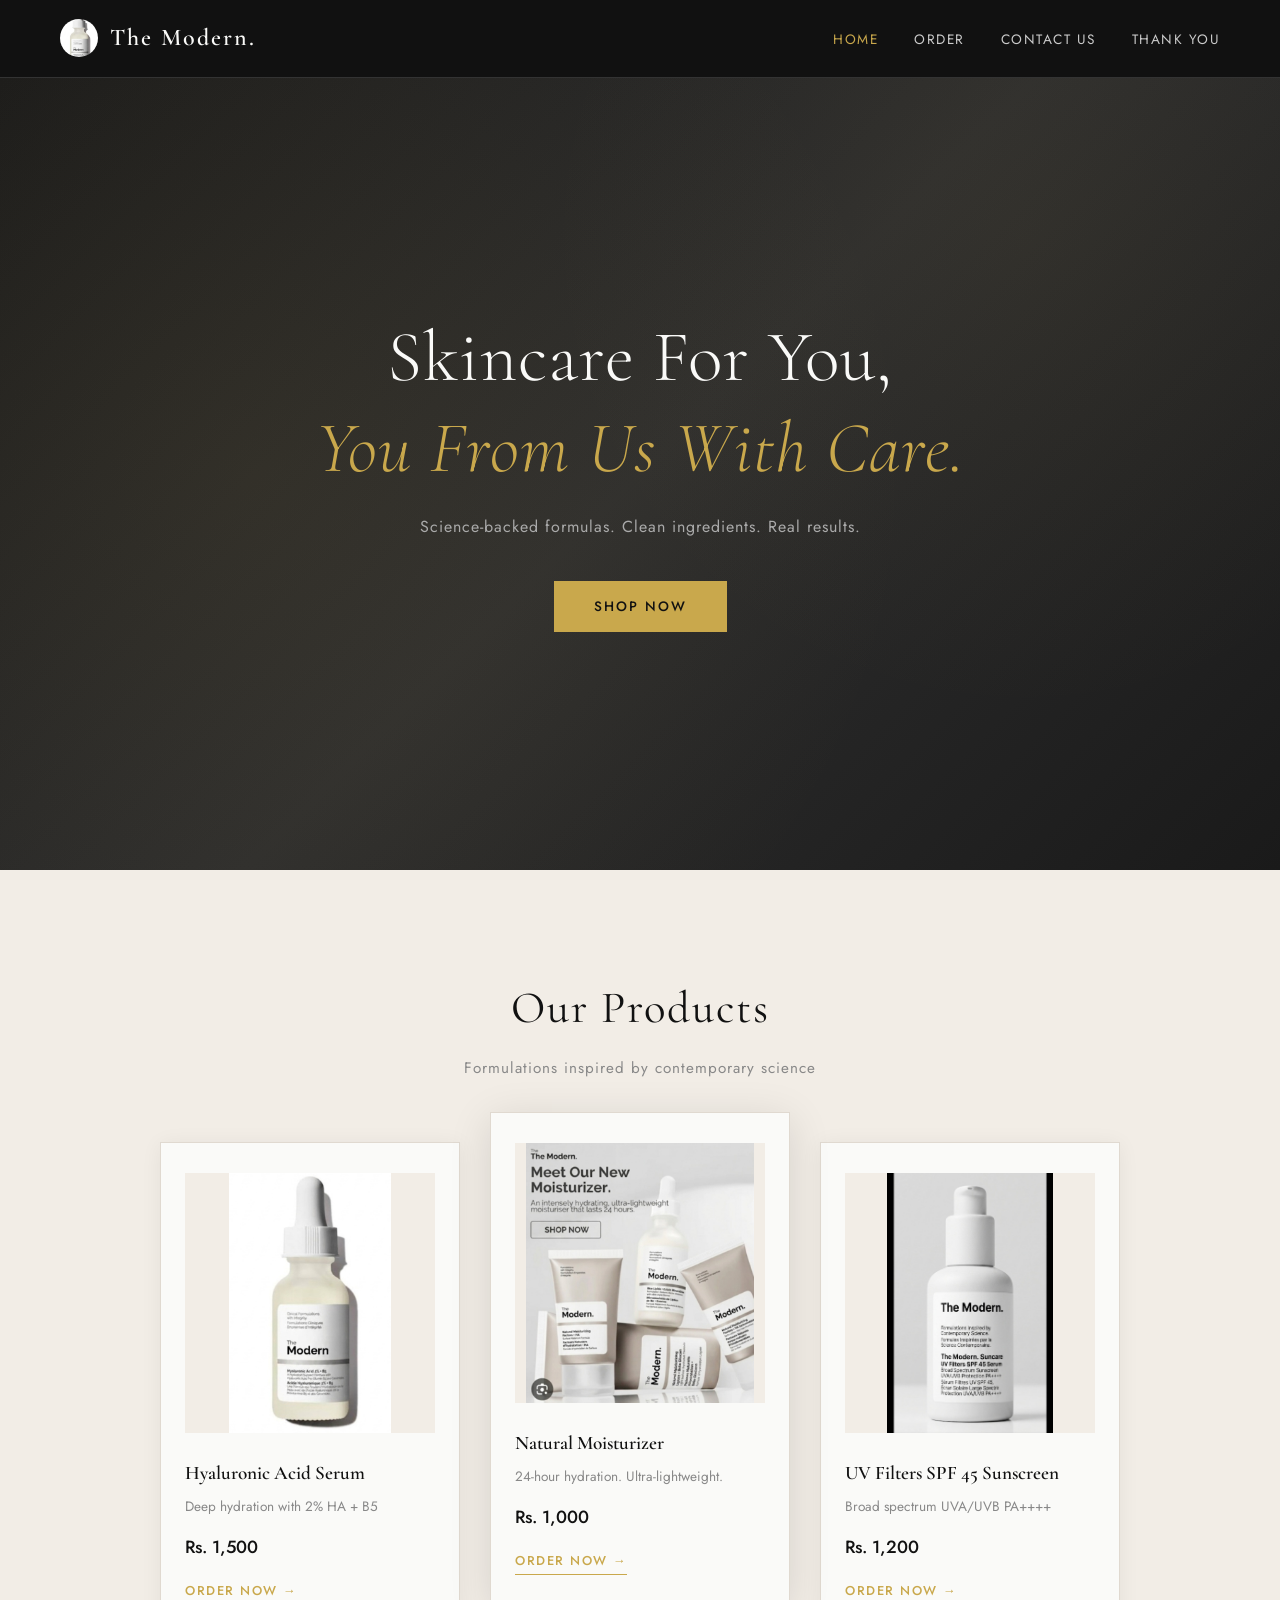
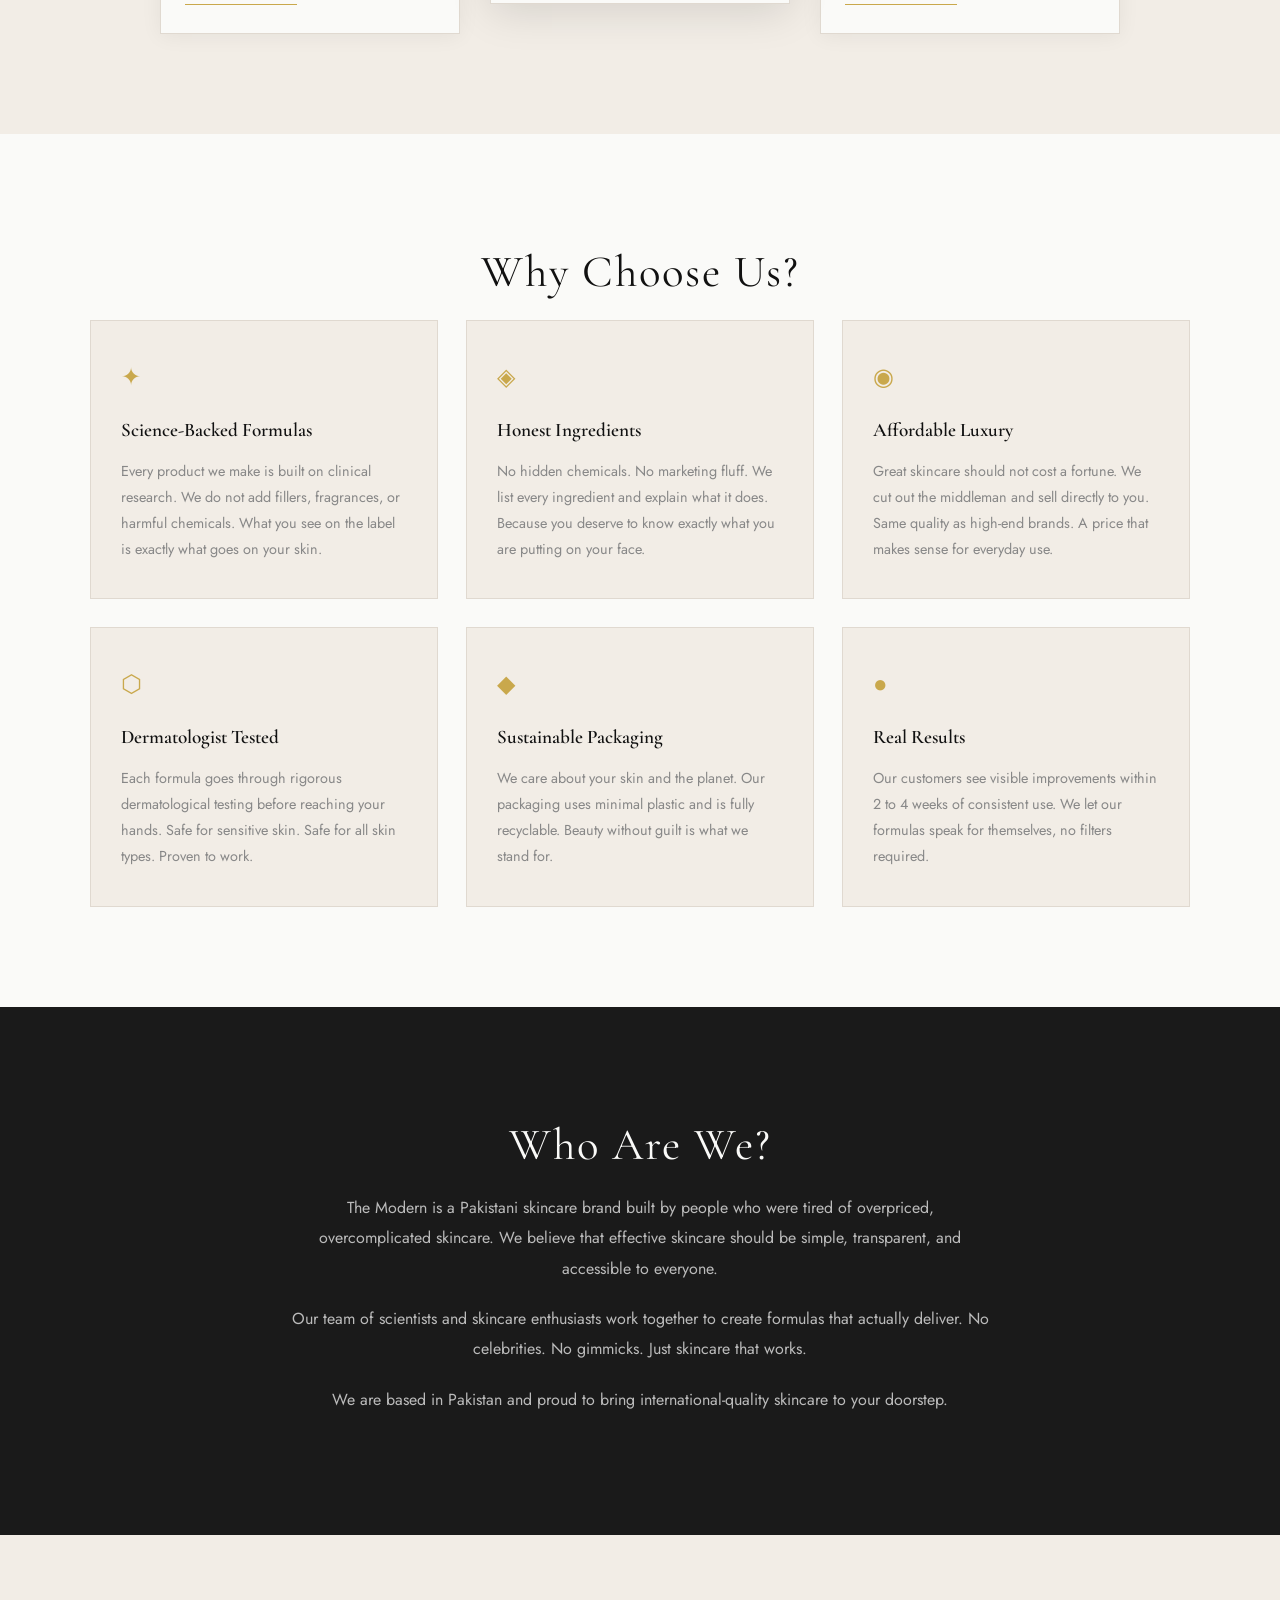
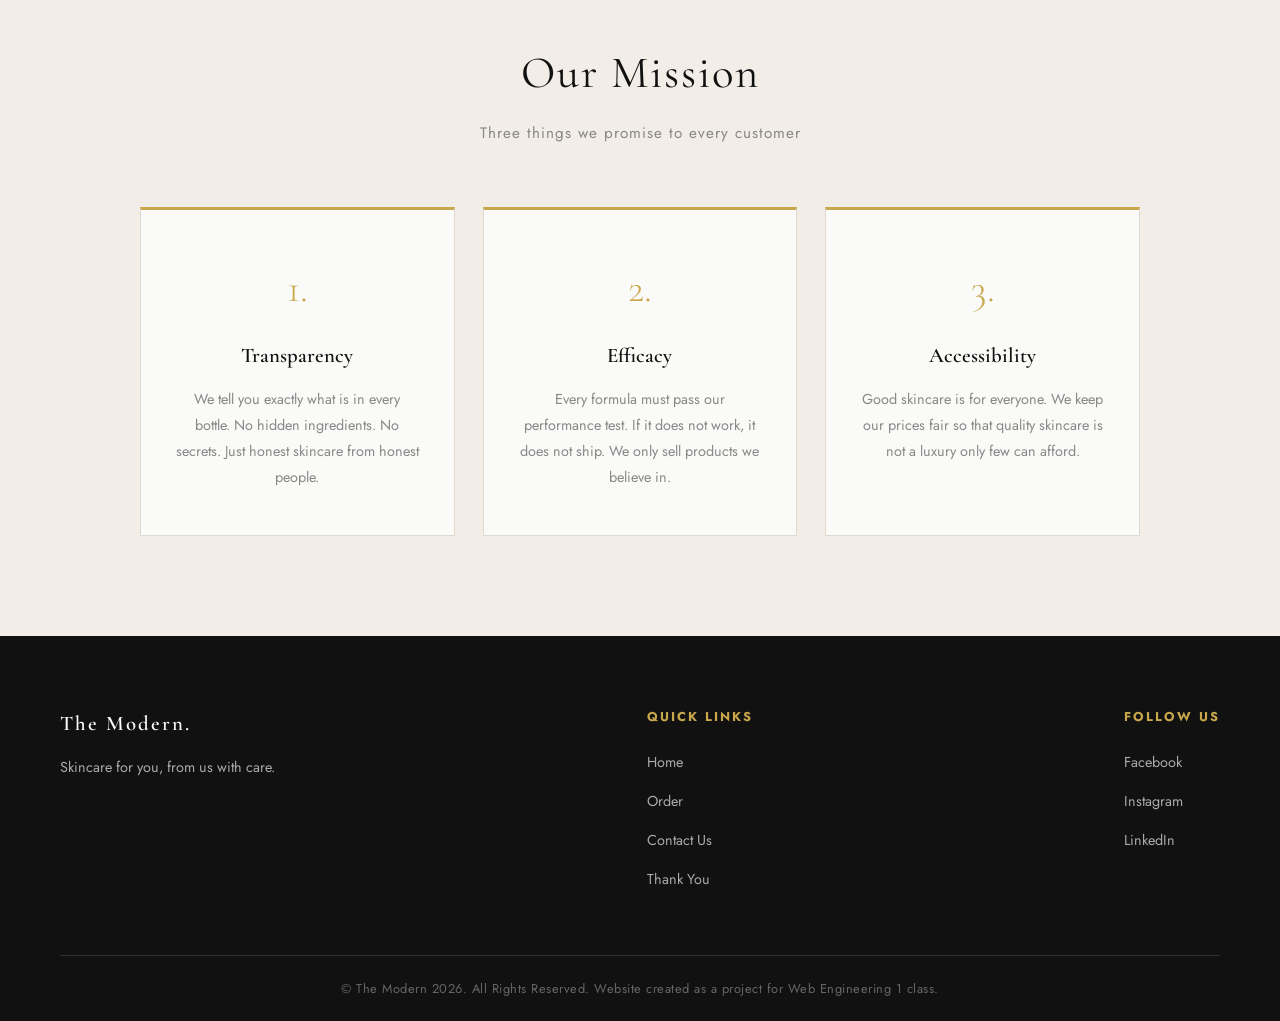
<file: index.html>
<!DOCTYPE html>
<html lang="en">
<head>
  <!-- This tells the browser what kind of document this is -->
  <meta charset="UTF-8">
  <!-- This makes the website look correct on mobile phones -->
  <meta name="viewport" content="width=device-width, initial-scale=1.0">
  <title>The Modern. | Skincare</title>
  <!-- Linking our CSS file (style.css) to this HTML page -->
  <link rel="stylesheet" href="style.css">
</head>
<body>

  <!-- ========== NAVIGATION BAR ========== -->
  <!-- nav = navigation bar at the top of every page -->
  <!-- class="sticky" means it stays fixed when you scroll -->
  <nav class="navbar">

    <!-- LEFT SIDE: Logo + Brand Name -->
    <div class="nav-logo">
      <!-- Logo image - no bottle, clean white background -->
      <img src="images/serum.jpg" alt="The Modern Logo" class="logo-img">
      <span class="brand-name">The Modern.</span>
    </div>

    <!-- RIGHT SIDE: Navigation Links -->
    <ul class="nav-links">
      <li><a href="index.html" class="active">Home</a></li>
      <li><a href="order.html">Order</a></li>
      <li><a href="contact.html">Contact Us</a></li>
      <li><a href="thankyou.html">Thank You</a></li>
    </ul>

  </nav>
  <!-- ========== END NAVIGATION BAR ========== -->


  <!-- ========== HEADER / HERO SECTION ========== -->
  <!-- This is the big banner section at the top -->
  <header class="hero">
    <div class="hero-content">
      <!-- Main heading - the slogan -->
      <h1 class="hero-title">Skincare For You,</h1>
      <h1 class="hero-title accent">You From Us With Care.</h1>
      <!-- Small description under the slogan -->
      <p class="hero-sub">Science-backed formulas. Clean ingredients. Real results.</p>
      <!-- Button that takes user to order page -->
      <a href="order.html" class="btn-primary">Shop Now</a>
    </div>
  </header>
  <!-- ========== END HEADER ========== -->


  <!-- ========== PRODUCTS SECTION ========== -->
  <!-- This section shows our 3 products in cards -->
  <section class="products-section">
    <h2 class="section-title">Our Products</h2>
    <p class="section-sub">Formulations inspired by contemporary science</p>

    <!-- Container that holds all 3 product cards side by side -->
    <div class="products-grid">

      <!-- PRODUCT CARD 1: Serum (LEFT) - positioned slightly lower -->
      <!-- Clicking anywhere on this card goes to order.html -->
      <a href="order.html" class="product-card card-left">
        <div class="product-img-box">
          <img src="images/serum.jpg" alt="Hyaluronic Acid Serum" class="product-img">
        </div>
        <div class="product-info">
          <h3 class="product-name">Hyaluronic Acid Serum</h3>
          <p class="product-desc">Deep hydration with 2% HA + B5</p>
          <!-- Price of the product -->
          <span class="product-price">Rs. 1,500</span>
          <span class="order-btn">Order Now →</span>
        </div>
      </a>

      <!-- PRODUCT CARD 2: Moisturizer (MIDDLE) - slightly on top -->
      <a href="order.html" class="product-card card-mid">
        <div class="product-img-box">
          <img src="images/moisturizer.jpg" alt="Natural Moisturizer" class="product-img">
        </div>
        <div class="product-info">
          <h3 class="product-name">Natural Moisturizer</h3>
          <p class="product-desc">24-hour hydration. Ultra-lightweight.</p>
          <span class="product-price">Rs. 1,000</span>
          <span class="order-btn">Order Now →</span>
        </div>
      </a>

      <!-- PRODUCT CARD 3: Sunscreen (RIGHT) -->
      <a href="order.html" class="product-card card-right">
        <div class="product-img-box">
          <img src="images/sunscreen.jpg" alt="SPF 45 Sunscreen" class="product-img">
        </div>
        <div class="product-info">
          <h3 class="product-name">UV Filters SPF 45 Sunscreen</h3>
          <p class="product-desc">Broad spectrum UVA/UVB PA++++</p>
          <span class="product-price">Rs. 1,200</span>
          <span class="order-btn">Order Now →</span>
        </div>
      </a>

    </div>
  </section>
  <!-- ========== END PRODUCTS SECTION ========== -->


  <!-- ========== WHY CHOOSE US SECTION ========== -->
  <section class="why-section">
    <h2 class="section-title">Why Choose Us?</h2>

    <!-- Grid of 3 reasons side by side in boxes -->
    <div class="why-grid">

      <div class="why-card">
        <!-- Simple icon using text/symbol - no image needed -->
        <div class="why-icon">✦</div>
        <h3>Science-Backed Formulas</h3>
        <p>Every product we make is built on clinical research. We do not add fillers, fragrances, or harmful chemicals. What you see on the label is exactly what goes on your skin.</p>
      </div>

      <div class="why-card">
        <div class="why-icon">◈</div>
        <h3>Honest Ingredients</h3>
        <p>No hidden chemicals. No marketing fluff. We list every ingredient and explain what it does. Because you deserve to know exactly what you are putting on your face.</p>
      </div>

      <div class="why-card">
        <div class="why-icon">◉</div>
        <h3>Affordable Luxury</h3>
        <p>Great skincare should not cost a fortune. We cut out the middleman and sell directly to you. Same quality as high-end brands. A price that makes sense for everyday use.</p>
      </div>

      <div class="why-card">
        <div class="why-icon">⬡</div>
        <h3>Dermatologist Tested</h3>
        <p>Each formula goes through rigorous dermatological testing before reaching your hands. Safe for sensitive skin. Safe for all skin types. Proven to work.</p>
      </div>

      <div class="why-card">
        <div class="why-icon">◆</div>
        <h3>Sustainable Packaging</h3>
        <p>We care about your skin and the planet. Our packaging uses minimal plastic and is fully recyclable. Beauty without guilt is what we stand for.</p>
      </div>

      <div class="why-card">
        <div class="why-icon">●</div>
        <h3>Real Results</h3>
        <p>Our customers see visible improvements within 2 to 4 weeks of consistent use. We let our formulas speak for themselves, no filters required.</p>
      </div>

    </div>
  </section>
  <!-- ========== END WHY CHOOSE US ========== -->


  <!-- ========== WHO WE ARE SECTION ========== -->
  <section class="who-section">
    <div class="who-inner">
      <h2 class="section-title light">Who Are We?</h2>
      <p>The Modern is a Pakistani skincare brand built by people who were tired of overpriced, overcomplicated skincare. We believe that effective skincare should be simple, transparent, and accessible to everyone.</p>
      <p>Our team of scientists and skincare enthusiasts work together to create formulas that actually deliver. No celebrities. No gimmicks. Just skincare that works.</p>
      <p>We are based in Pakistan and proud to bring international-quality skincare to your doorstep.</p>
    </div>
  </section>
  <!-- ========== END WHO WE ARE ========== -->


  <!-- ========== OUR MISSION SECTION ========== -->
  <section class="mission-section">
    <h2 class="section-title">Our Mission</h2>
    <p class="section-sub">Three things we promise to every customer</p>

    <!-- 3 mission boxes in a row -->
    <div class="mission-grid">

      <div class="mission-card">
        <!-- Large number for visual style -->
        <div class="mission-num">1.</div>
        <h3>Transparency</h3>
        <p>We tell you exactly what is in every bottle. No hidden ingredients. No secrets. Just honest skincare from honest people.</p>
      </div>

      <div class="mission-card">
        <div class="mission-num">2.</div>
        <h3>Efficacy</h3>
        <p>Every formula must pass our performance test. If it does not work, it does not ship. We only sell products we believe in.</p>
      </div>

      <div class="mission-card">
        <div class="mission-num">3.</div>
        <h3>Accessibility</h3>
        <p>Good skincare is for everyone. We keep our prices fair so that quality skincare is not a luxury only few can afford.</p>
      </div>

    </div>
  </section>
  <!-- ========== END MISSION SECTION ========== -->


  <!-- ========== FOOTER ========== -->
  <!-- footer = bottom section of every page -->
  <footer class="footer">
    <div class="footer-inner">

      <!-- Footer brand name -->
      <div class="footer-brand">
        <span class="brand-name">The Modern.</span>
        <p>Skincare for you, from us with care.</p>
      </div>

      <!-- Footer navigation links (quick links) -->
      <div class="footer-links">
        <h4>Quick Links</h4>
        <ul>
          <li><a href="index.html">Home</a></li>
          <li><a href="order.html">Order</a></li>
          <li><a href="contact.html">Contact Us</a></li>
          <li><a href="thankyou.html">Thank You</a></li>
        </ul>
      </div>

      <!-- Social media links - they go back to home page (as requested) -->
      <div class="footer-social">
        <h4>Follow Us</h4>
        <ul>
          <!-- These links go back to index.html as per instruction -->
          <li><a href="index.html">Facebook</a></li>
          <li><a href="index.html">Instagram</a></li>
          <li><a href="index.html">LinkedIn</a></li>
        </ul>
      </div>

    </div>

    <!-- Copyright line at the very bottom -->
    <div class="footer-bottom">
      <p>© The Modern 2026. All Rights Reserved. Website created as a project for Web Engineering 1 class.</p>
    </div>

  </footer>
  <!-- ========== END FOOTER ========== -->

</body>
</html>
</file>
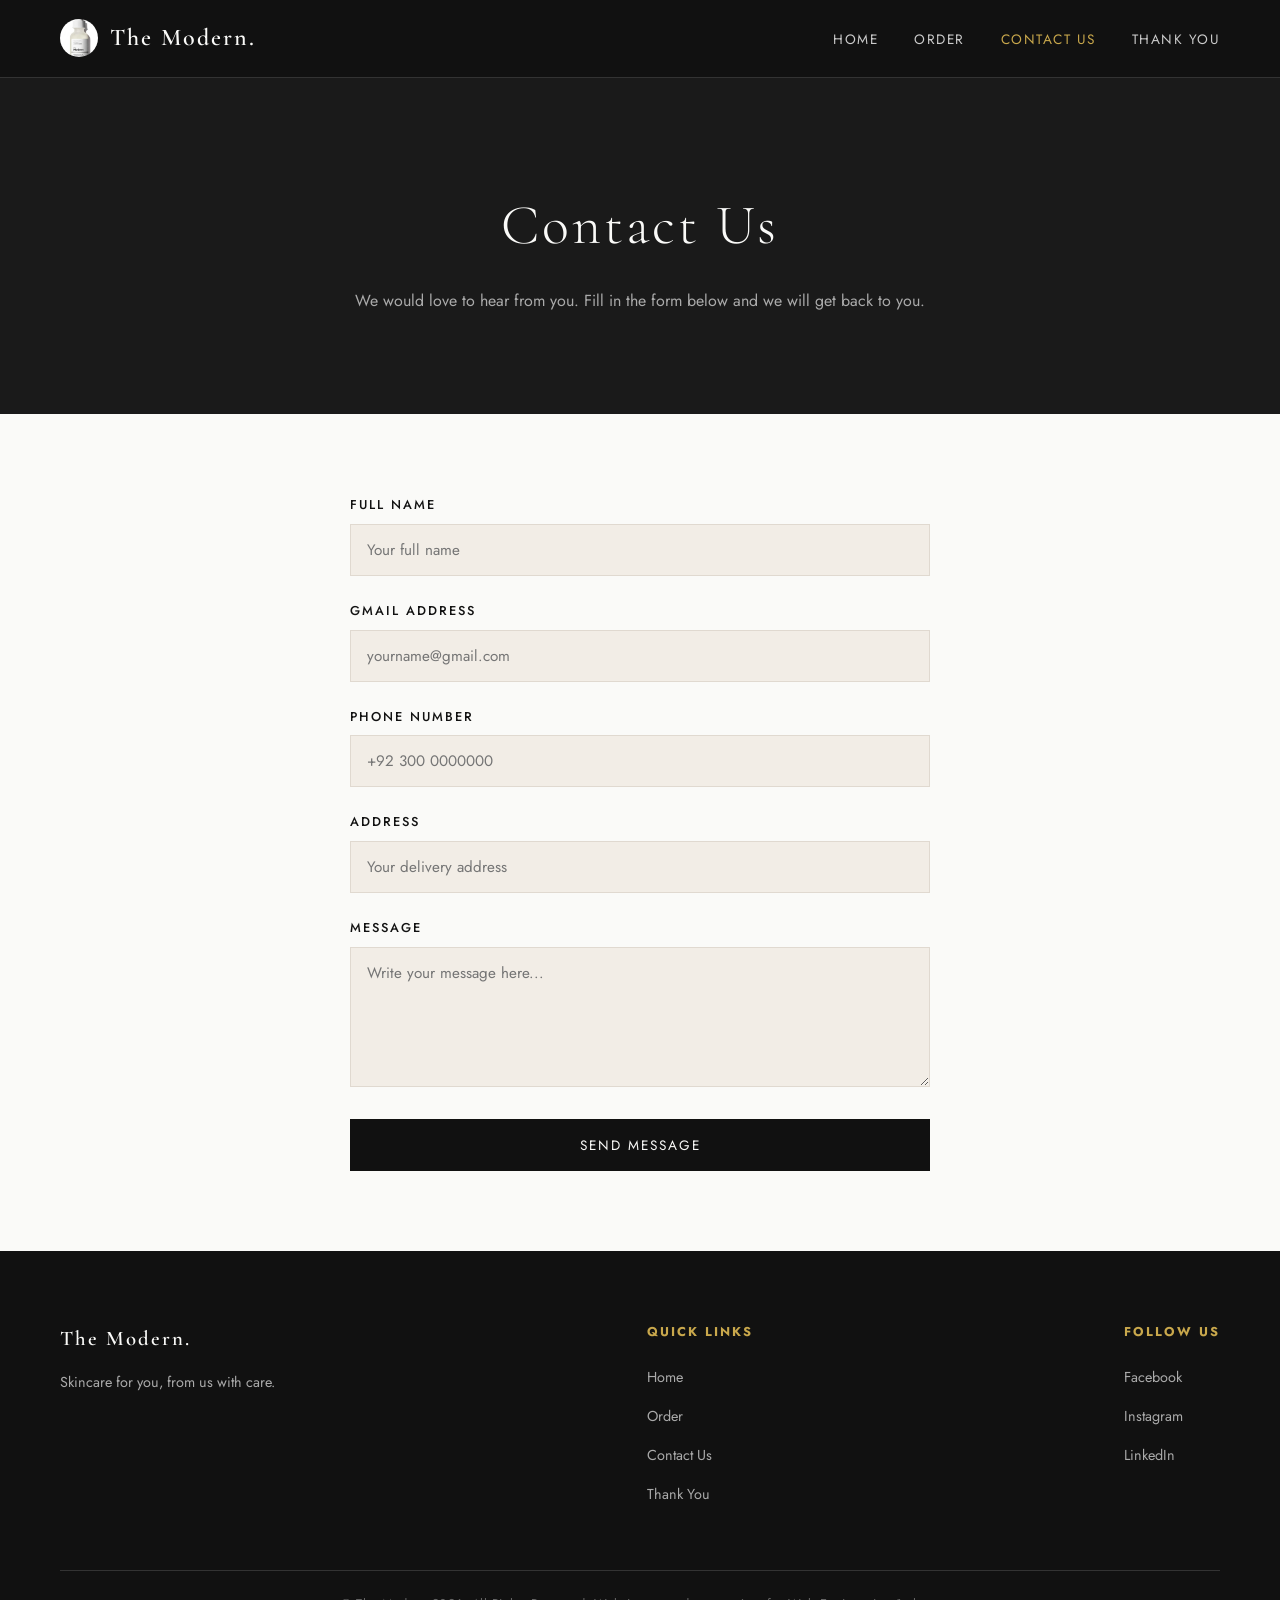
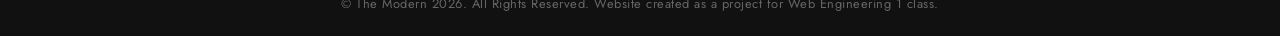
<file: contact.html>
<!DOCTYPE html>
<html lang="en">
<head>
  <meta charset="UTF-8">
  <meta name="viewport" content="width=device-width, initial-scale=1.0">
  <title>The Modern. | Contact Us</title>
  <!-- Same CSS file used on all pages -->
  <link rel="stylesheet" href="style.css">
</head>
<body>

  <!-- ========== NAVIGATION BAR (same on all pages) ========== -->
  <nav class="navbar">
    <div class="nav-logo">
      <img src="images/serum.jpg" alt="The Modern Logo" class="logo-img">
      <span class="brand-name">The Modern.</span>
    </div>
    <ul class="nav-links">
      <li><a href="index.html">Home</a></li>
      <li><a href="order.html">Order</a></li>
      <!-- active class highlights current page link -->
      <li><a href="contact.html" class="active">Contact Us</a></li>
      <li><a href="thankyou.html">Thank You</a></li>
    </ul>
  </nav>
  <!-- ========== END NAVIGATION ========== -->


  <!-- ========== CONTACT HERO ========== -->
  <!-- Dark banner at the top of contact page -->
  <div class="contact-hero">
    <h1>Contact Us</h1>
    <p>We would love to hear from you. Fill in the form below and we will get back to you.</p>
  </div>
  <!-- ========== END CONTACT HERO ========== -->


  <!-- ========== CONTACT FORM SECTION ========== -->
  <section class="contact-form-section">

    <!-- 
      FORM EXPLANATION FOR PRESENTATION:
      - action="mailto:" sends form data to an email address
      - method="post" means data is sent securely
      - enctype is required for email forms to work correctly
      This is the simplest way to collect form data without a server.
    -->
    <form
      class="contact-form"
      action="mailto:amnaaamir2005@gmail.com"
      method="post"
      enctype="text/plain"
    >

      <!-- Name field -->
      <div class="form-group">
        <!-- label 'for' must match input 'id' - this links them -->
        <label for="name">Full Name</label>
        <!-- required = user cannot submit without filling this -->
        <input type="text" id="name" name="name" placeholder="Your full name" required>
      </div>

      <!-- Gmail field -->
      <div class="form-group">
        <label for="email">Gmail Address</label>
        <!-- type="email" = browser checks it is a valid email format -->
        <input type="email" id="email" name="email" placeholder="yourname@gmail.com" required>
      </div>

      <!-- Phone number field -->
      <div class="form-group">
        <label for="phone">Phone Number</label>
        <!-- type="tel" = shows number keyboard on mobile phones -->
        <input type="tel" id="phone" name="phone" placeholder="+92 300 0000000" required>
      </div>

      <!-- Address field -->
      <div class="form-group">
        <label for="address">Address</label>
        <input type="text" id="address" name="address" placeholder="Your delivery address" required>
      </div>

      <!-- Message field -->
      <div class="form-group">
        <label for="message">Message</label>
        <!-- textarea = big text box for longer messages -->
        <textarea id="message" name="message" placeholder="Write your message here..."></textarea>
      </div>

      <!-- Submit button - clicking this sends the form -->
      <button type="submit" class="submit-btn">Send Message</button>

    </form>

  </section>
  <!-- ========== END CONTACT FORM ========== -->


  <!-- ========== FOOTER (same on all pages) ========== -->
  <footer class="footer">
    <div class="footer-inner">

      <div class="footer-brand">
        <span class="brand-name">The Modern.</span>
        <p>Skincare for you, from us with care.</p>
      </div>

      <div class="footer-links">
        <h4>Quick Links</h4>
        <ul>
          <li><a href="index.html">Home</a></li>
          <li><a href="order.html">Order</a></li>
          <li><a href="contact.html">Contact Us</a></li>
          <li><a href="thankyou.html">Thank You</a></li>
        </ul>
      </div>

      <div class="footer-social">
        <h4>Follow Us</h4>
        <ul>
          <li><a href="index.html">Facebook</a></li>
          <li><a href="index.html">Instagram</a></li>
          <li><a href="index.html">LinkedIn</a></li>
        </ul>
      </div>

    </div>
    <div class="footer-bottom">
      <p>© The Modern 2026. All Rights Reserved. Website created as a project for Web Engineering 1 class.</p>
    </div>
  </footer>
  <!-- ========== END FOOTER ========== -->

</body>
</html>
</file>
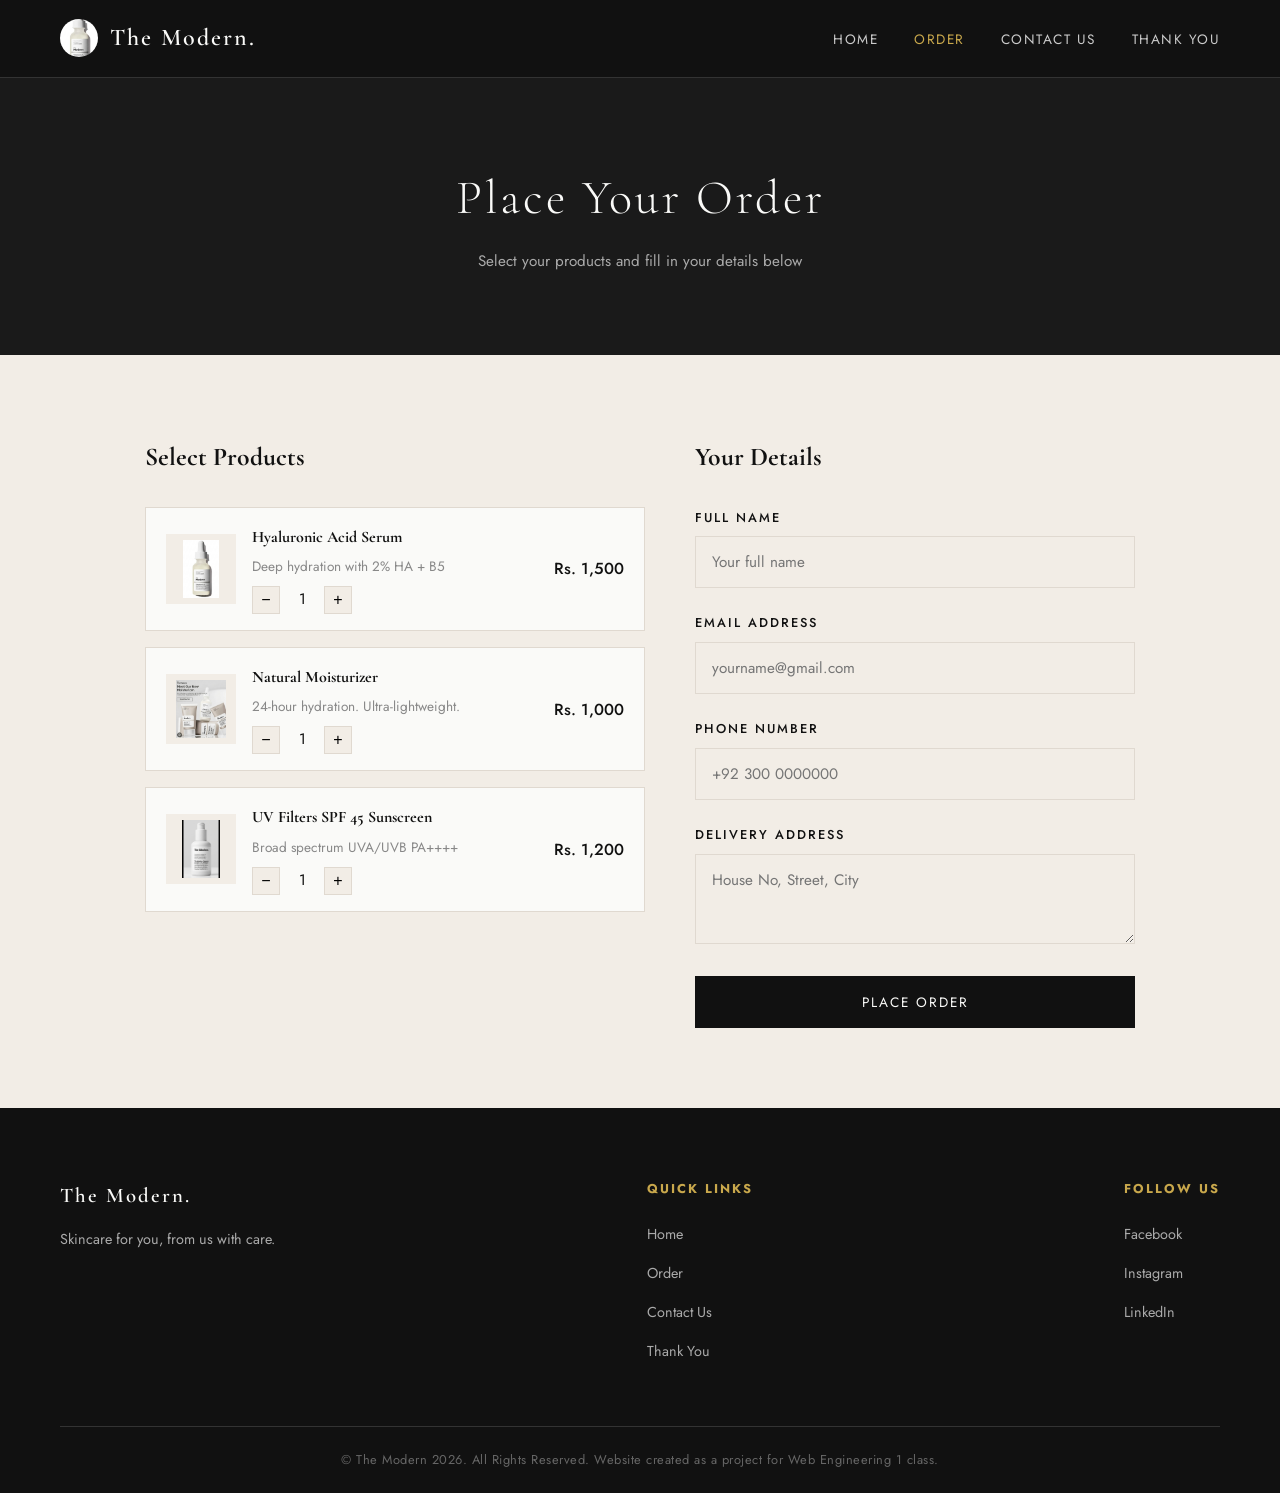
<file: order.html>
<!DOCTYPE html>
<html lang="en">
<head>
  <meta charset="UTF-8">
  <meta name="viewport" content="width=device-width, initial-scale=1.0">
  <title>The Modern. | Order</title>
  <link rel="stylesheet" href="style.css">
</head>
<body>

  <!-- ========== NAVIGATION BAR ========== -->
  <nav class="navbar">
    <div class="nav-logo">
      <img src="images/serum.jpg" alt="The Modern Logo" class="logo-img">
      <span class="brand-name">The Modern.</span>
    </div>
    <ul class="nav-links">
      <li><a href="index.html">Home</a></li>
      <li><a href="order.html" class="active">Order</a></li>
      <li><a href="contact.html">Contact Us</a></li>
      <li><a href="thankyou.html">Thank You</a></li>
    </ul>
  </nav>
  <!-- ========== END NAVIGATION ========== -->


  <!-- ========== ORDER PAGE HERO ========== -->
  <div class="order-hero">
    <h1>Place Your Order</h1>
    <p>Select your products and fill in your details below</p>
  </div>
  <!-- ========== END ORDER HERO ========== -->


  <!-- ========== ORDER SECTION ========== -->
  <!--
    FORM ACTION explanation:
    action="thankyou.html" means when the user clicks Submit,
    the browser goes to the Thank You page.
    This is how HTML forms work without a server.
    method="get" is used here - simple and works for our purpose.
  -->
  <section class="order-section">

    <!-- LEFT SIDE: Product list to choose from -->
    <div class="order-products">
      <h2>Select Products</h2>

      <!-- PRODUCT 1: Serum -->
      <div class="order-item">
        <img src="images/serum.jpg" alt="Serum" class="order-item-img">
        <div class="order-item-info">
          <h4>Hyaluronic Acid Serum</h4>
          <p>Deep hydration with 2% HA + B5</p>
          <!-- Quantity control - minus, number, plus -->
          <!-- These buttons are HTML only - display purpose -->
          <div class="qty-control">
            <button class="qty-btn" type="button">−</button>
            <span class="qty-display">1</span>
            <button class="qty-btn" type="button">+</button>
          </div>
        </div>
        <span class="order-item-price">Rs. 1,500</span>
      </div>

      <!-- PRODUCT 2: Moisturizer -->
      <div class="order-item">
        <img src="images/moisturizer.jpg" alt="Moisturizer" class="order-item-img">
        <div class="order-item-info">
          <h4>Natural Moisturizer</h4>
          <p>24-hour hydration. Ultra-lightweight.</p>
          <div class="qty-control">
            <button class="qty-btn" type="button">−</button>
            <span class="qty-display">1</span>
            <button class="qty-btn" type="button">+</button>
          </div>
        </div>
        <span class="order-item-price">Rs. 1,000</span>
      </div>

      <!-- PRODUCT 3: Sunscreen -->
      <div class="order-item">
        <img src="images/sunscreen.jpg" alt="Sunscreen" class="order-item-img">
        <div class="order-item-info">
          <h4>UV Filters SPF 45 Sunscreen</h4>
          <p>Broad spectrum UVA/UVB PA++++</p>
          <div class="qty-control">
            <button class="qty-btn" type="button">−</button>
            <span class="qty-display">1</span>
            <button class="qty-btn" type="button">+</button>
          </div>
        </div>
        <span class="order-item-price">Rs. 1,200</span>
      </div>

    </div>
    <!-- END LEFT SIDE -->


    <!-- RIGHT SIDE: Customer details form -->
    <div class="order-form-box">
      <h2>Your Details</h2>

      <!-- Form goes to thankyou.html on submit -->
      <form action="thankyou.html" method="get">

        <div class="form-group">
          <label for="o-name">Full Name</label>
          <input type="text" id="o-name" name="name" placeholder="Your full name" required>
        </div>

        <div class="form-group">
          <label for="o-email">Email Address</label>
          <input type="email" id="o-email" name="email" placeholder="yourname@gmail.com" required>
        </div>

        <div class="form-group">
          <label for="o-phone">Phone Number</label>
          <input type="tel" id="o-phone" name="phone" placeholder="+92 300 0000000" required>
        </div>

        <div class="form-group">
          <label for="o-address">Delivery Address</label>
          <!-- textarea for address - more space to write -->
          <textarea id="o-address" name="address" placeholder="House No, Street, City" style="height:90px;" required></textarea>
        </div>

        <!-- Submit order button -->
        <button type="submit" class="submit-btn">Place Order</button>

      </form>
    </div>
    <!-- END RIGHT SIDE -->

  </section>
  <!-- ========== END ORDER SECTION ========== -->


  <!-- ========== FOOTER ========== -->
  <footer class="footer">
    <div class="footer-inner">
      <div class="footer-brand">
        <span class="brand-name">The Modern.</span>
        <p>Skincare for you, from us with care.</p>
      </div>
      <div class="footer-links">
        <h4>Quick Links</h4>
        <ul>
          <li><a href="index.html">Home</a></li>
          <li><a href="order.html">Order</a></li>
          <li><a href="contact.html">Contact Us</a></li>
          <li><a href="thankyou.html">Thank You</a></li>
        </ul>
      </div>
      <div class="footer-social">
        <h4>Follow Us</h4>
        <ul>
          <li><a href="index.html">Facebook</a></li>
          <li><a href="index.html">Instagram</a></li>
          <li><a href="index.html">LinkedIn</a></li>
        </ul>
      </div>
    </div>
    <div class="footer-bottom">
      <p>© The Modern 2026. All Rights Reserved. Website created as a project for Web Engineering 1 class.</p>
    </div>
  </footer>
  <!-- ========== END FOOTER ========== -->

</body>
</html>
</file>
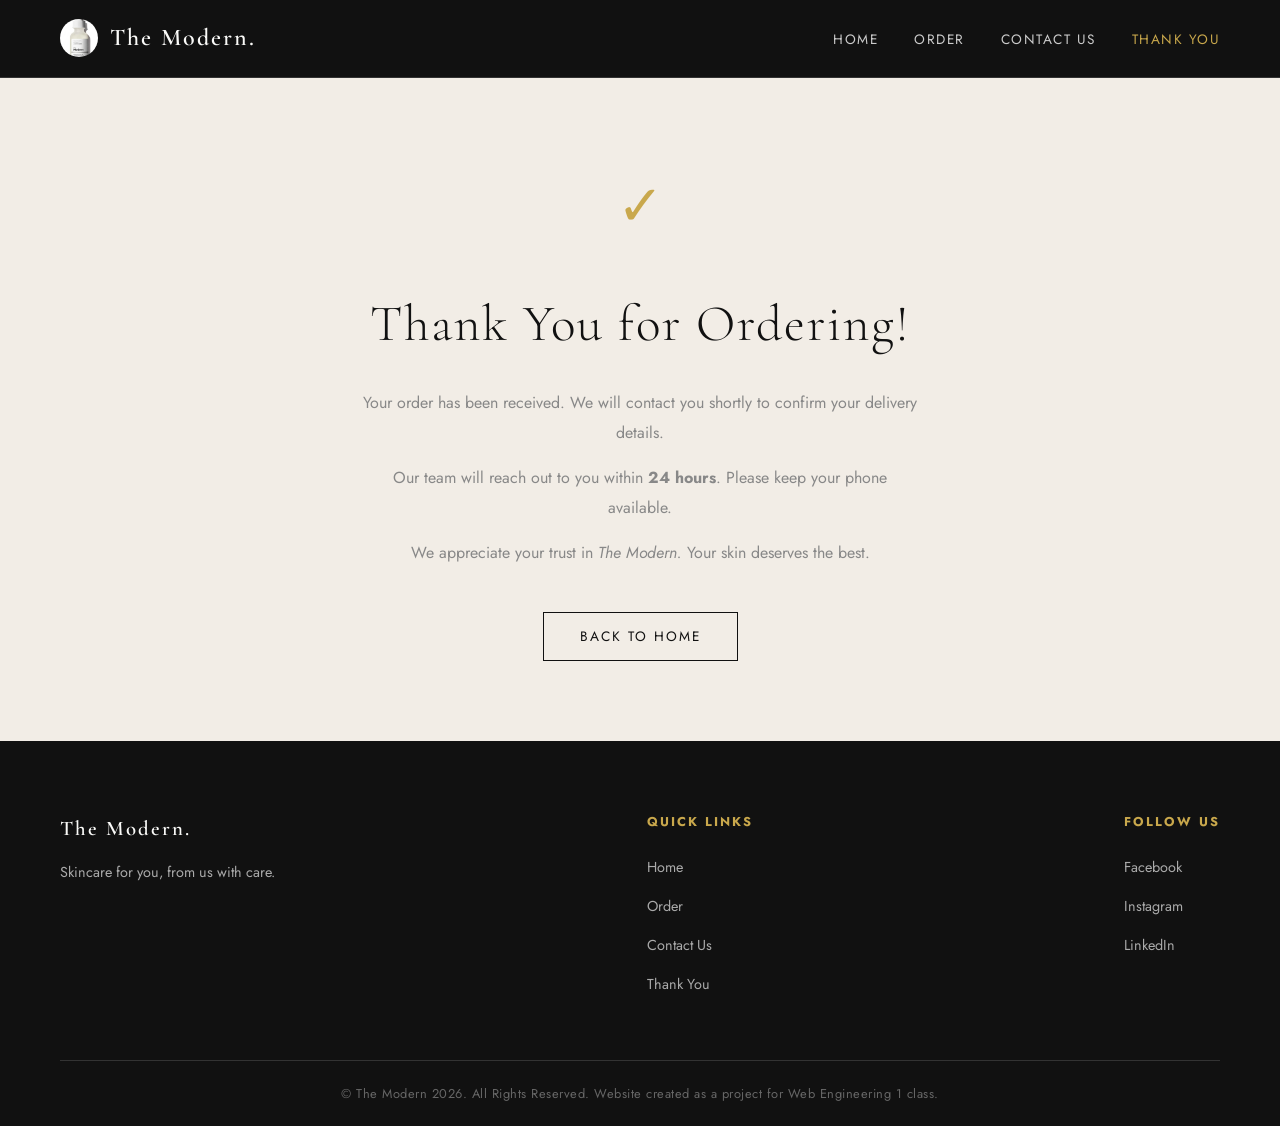
<file: thankyou.html>
<!DOCTYPE html>
<html lang="en">
<head>
  <meta charset="UTF-8">
  <meta name="viewport" content="width=device-width, initial-scale=1.0">
  <title>The Modern. | Thank You</title>
  <link rel="stylesheet" href="style.css">
</head>
<body>

  <!-- ========== NAVIGATION BAR ========== -->
  <nav class="navbar">
    <div class="nav-logo">
      <img src="images/serum.jpg" alt="The Modern Logo" class="logo-img">
      <span class="brand-name">The Modern.</span>
    </div>
    <ul class="nav-links">
      <li><a href="index.html">Home</a></li>
      <li><a href="order.html">Order</a></li>
      <li><a href="contact.html">Contact Us</a></li>
      <li><a href="thankyou.html" class="active">Thank You</a></li>
    </ul>
  </nav>
  <!-- ========== END NAVIGATION ========== -->


  <!-- ========== THANK YOU SECTION ========== -->
  <!-- This page shows after customer places an order -->
  <section class="thankyou-section">

    <div class="thankyou-box">

      <!-- Big checkmark icon using a text character (no image needed) -->
      <div class="thankyou-icon">✓</div>

      <!-- Main thank you heading -->
      <h1>Thank You for Ordering!</h1>

      <!-- Message to the customer -->
      <p>Your order has been received. We will contact you shortly to confirm your delivery details.</p>

      <p>Our team will reach out to you within <strong>24 hours</strong>. Please keep your phone available.</p>

      <p>We appreciate your trust in <em>The Modern.</em> Your skin deserves the best.</p>

      <!-- Button to go back home -->
      <!-- href="index.html" takes user back to home page -->
      <a href="index.html" class="btn-outline">Back to Home</a>

    </div>

  </section>
  <!-- ========== END THANK YOU SECTION ========== -->


  <!-- ========== FOOTER ========== -->
  <footer class="footer">
    <div class="footer-inner">
      <div class="footer-brand">
        <span class="brand-name">The Modern.</span>
        <p>Skincare for you, from us with care.</p>
      </div>
      <div class="footer-links">
        <h4>Quick Links</h4>
        <ul>
          <li><a href="index.html">Home</a></li>
          <li><a href="order.html">Order</a></li>
          <li><a href="contact.html">Contact Us</a></li>
          <li><a href="thankyou.html">Thank You</a></li>
        </ul>
      </div>
      <div class="footer-social">
        <h4>Follow Us</h4>
        <ul>
          <li><a href="index.html">Facebook</a></li>
          <li><a href="index.html">Instagram</a></li>
          <li><a href="index.html">LinkedIn</a></li>
        </ul>
      </div>
    </div>
    <div class="footer-bottom">
      <p>© The Modern 2026. All Rights Reserved. Website created as a project for Web Engineering 1 class.</p>
    </div>
  </footer>
  <!-- ========== END FOOTER ========== -->

</body>
</html>
</file>
<file: style.css>
/* ================================================
   THE MODERN. - Main Stylesheet (style.css)
   This one CSS file styles ALL four pages
   ================================================ */

/* ---- GOOGLE FONTS ----
   We import a clean, elegant font from Google.
   'font-face' means the style/look of the text. */
@import url('https://fonts.googleapis.com/css2?family=Cormorant+Garamond:wght@300;400;600&family=Jost:wght@300;400;500&display=swap');

/* ---- CSS VARIABLES ----
   :root means we define colours once here.
   Then we use var(--name) anywhere in the file.
   If we want to change a colour, we change it only here. */
:root {
  --black:   #111111;      /* Almost black - for text */
  --white:   #FAFAF8;      /* Warm white - for backgrounds */
  --cream:   #F2EDE6;      /* Warm cream - for sections */
  --gold:    #C9A84C;      /* Gold accent - for highlights */
  --grey:    #888888;      /* Grey - for small text */
  --dark:    #1A1A1A;      /* Dark background */
  --border:  #E0D9D0;      /* Light border colour */
}

/* ---- RESET ----
   * means 'apply to everything'.
   box-sizing makes width/height include padding.
   margin:0 removes default browser spacing. */
* {
  margin: 0;
  padding: 0;
  box-sizing: border-box;
}

/* ---- BODY (whole page) ---- */
body {
  font-family: 'Jost', sans-serif;  /* Our chosen font */
  background-color: var(--white);
  color: var(--black);
  line-height: 1.7;       /* Space between lines of text */
}

/* ---- LINKS ----
   Remove the default blue underline from all links */
a {
  text-decoration: none;
  color: inherit;         /* 'inherit' means use parent's colour */
}

/* ---- IMAGES ----
   max-width:100% means images never go bigger than their container */
img {
  max-width: 100%;
  display: block;
}

/* ================================================
   NAVIGATION BAR
   ================================================ */

/* The nav bar container */
.navbar {
  position: sticky;       /* STICKY = stays on screen when you scroll */
  top: 0;                 /* Stick to the top of the screen */
  z-index: 100;           /* z-index makes it appear on top of other elements */
  display: flex;          /* flex = puts logo and links side by side */
  justify-content: space-between;  /* space-between = logo left, links right */
  align-items: center;    /* align-items = centre vertically */
  padding: 18px 60px;     /* space inside the navbar */
  background-color: var(--black);  /* Dark background for navbar */
  border-bottom: 1px solid #333;
}

/* Logo area (left side of navbar) */
.nav-logo {
  display: flex;
  align-items: center;
  gap: 12px;              /* gap = space between logo image and text */
}

/* The small logo image in navbar */
.logo-img {
  width: 38px;
  height: 38px;
  border-radius: 50%;     /* Makes it a circle */
  object-fit: cover;      /* Crops image to fill the circle */
  filter: grayscale(30%); /* Slight black & white effect */
}

/* The brand name text "The Modern." */
.brand-name {
  font-family: 'Cormorant Garamond', serif;
  font-size: 1.5rem;
  font-weight: 600;
  color: var(--white);
  letter-spacing: 2px;    /* Spacing between letters */
}

/* The list of nav links (right side) */
.nav-links {
  list-style: none;       /* Remove bullet points from list */
  display: flex;
  gap: 36px;
}

/* Each nav link */
.nav-links a {
  color: #CCCCCC;
  font-size: 0.85rem;
  font-weight: 400;
  letter-spacing: 1.5px;
  text-transform: uppercase;   /* Makes text ALL CAPS */
  transition: color 0.3s;      /* Smooth colour change on hover */
}

/* When mouse hovers over a nav link */
.nav-links a:hover,
.nav-links a.active {
  color: var(--gold);
}

/* ================================================
   HERO / HEADER SECTION
   ================================================ */

.hero {
  min-height: 88vh;       /* vh = viewport height. 88vh = 88% of screen height */
  display: flex;
  align-items: center;
  justify-content: center;
  text-align: center;
  /* Gradient background: dark to slightly lighter */
  background: linear-gradient(135deg, #1A1A1A 0%, #2D2D2D 50%, #1A1A1A 100%);
  padding: 80px 40px;
  position: relative;
  overflow: hidden;        /* Hides anything that goes outside this box */
}

/* Decorative background pattern - purely CSS, no image needed */
.hero::before {
  content: '';             /* Empty content - just for decoration */
  position: absolute;
  top: 0; left: 0; right: 0; bottom: 0;
  background-image: radial-gradient(circle at 20% 50%, rgba(201,168,76,0.08) 0%, transparent 60%),
                    radial-gradient(circle at 80% 20%, rgba(201,168,76,0.05) 0%, transparent 40%);
  pointer-events: none;    /* Clicks go through this decoration */
}

/* The text content inside hero */
.hero-content {
  position: relative;      /* Needed to appear above the ::before decoration */
  max-width: 700px;
}

/* Main hero title */
.hero-title {
  font-family: 'Cormorant Garamond', serif;
  font-size: clamp(2.5rem, 6vw, 4.5rem);  /* clamp = min, preferred, max size */
  font-weight: 300;
  color: var(--white);
  line-height: 1.15;
  letter-spacing: 1px;
  margin-bottom: 8px;
}

/* The gold-coloured second line of hero title */
.hero-title.accent {
  color: var(--gold);
  font-style: italic;
}

/* Small text under the big title */
.hero-sub {
  font-size: 1rem;
  color: #AAAAAA;
  margin: 24px 0 40px;
  letter-spacing: 1px;
}

/* The "Shop Now" button */
.btn-primary {
  display: inline-block;
  padding: 14px 40px;
  background-color: var(--gold);
  color: var(--black);
  font-size: 0.85rem;
  font-weight: 500;
  letter-spacing: 2px;
  text-transform: uppercase;
  border: none;
  cursor: pointer;
  transition: background 0.3s, transform 0.2s;
}

/* Hover effect on button */
.btn-primary:hover {
  background-color: #B8962D;
  transform: translateY(-2px);  /* Moves button 2px upward on hover */
}

/* ================================================
   SECTION TITLES (used across multiple sections)
   ================================================ */

.section-title {
  font-family: 'Cormorant Garamond', serif;
  font-size: clamp(1.8rem, 4vw, 2.8rem);
  font-weight: 400;
  text-align: center;
  letter-spacing: 2px;
  margin-bottom: 10px;
}

/* White version for dark backgrounds */
.section-title.light {
  color: var(--white);
}

.section-sub {
  text-align: center;
  color: var(--grey);
  font-size: 0.95rem;
  letter-spacing: 1px;
  margin-bottom: 60px;
}

/* ================================================
   PRODUCTS SECTION
   ================================================ */

.products-section {
  padding: 100px 60px;
  background-color: var(--cream);
}

/* Container for 3 product cards */
.products-grid {
  display: flex;           /* flex = side by side layout */
  justify-content: center;
  align-items: flex-end;   /* flex-end = cards aligned at their bottom */
  gap: 30px;
  max-width: 1100px;
  margin: 0 auto;          /* auto = centre this container */
  flex-wrap: wrap;         /* wrap = on small screens, cards go to next line */
}

/* EACH product card */
.product-card {
  background-color: var(--white);
  border: 1px solid var(--border);
  padding: 30px 24px 28px;
  width: 300px;
  cursor: pointer;
  display: block;
  transition: transform 0.3s, box-shadow 0.3s;
  /* box-shadow = shadow behind the card */
  box-shadow: 0 2px 20px rgba(0,0,0,0.06);
}

/* MIDDLE card sits higher (slightly on top as requested) */
.card-mid {
  transform: translateY(-30px);  /* Move 30px upward */
  box-shadow: 0 8px 40px rgba(0,0,0,0.12);
}

/* Hover effect: card lifts up */
.product-card:hover {
  transform: translateY(-8px);
  box-shadow: 0 16px 40px rgba(0,0,0,0.15);
}

/* Middle card hover */
.card-mid:hover {
  transform: translateY(-38px);
}

/* Image container inside card */
.product-img-box {
  width: 100%;
  height: 260px;
  overflow: hidden;         /* Hides part of image that goes outside */
  margin-bottom: 24px;
  background-color: var(--cream);
  display: flex;
  align-items: center;
  justify-content: center;
}

/* Product image itself */
.product-img {
  width: 100%;
  height: 100%;
  object-fit: contain;     /* contain = show full image without cropping */
}

/* Text area inside product card */
.product-info {
  text-align: left;
}

/* Product name text */
.product-name {
  font-family: 'Cormorant Garamond', serif;
  font-size: 1.2rem;
  font-weight: 600;
  margin-bottom: 6px;
  color: var(--black);
}

/* Small description text */
.product-desc {
  font-size: 0.85rem;
  color: var(--grey);
  margin-bottom: 14px;
}

/* Price text */
.product-price {
  display: block;
  font-size: 1.1rem;
  font-weight: 500;
  color: var(--black);
  margin-bottom: 14px;
}

/* "Order Now" button inside card */
.order-btn {
  display: inline-block;
  font-size: 0.8rem;
  letter-spacing: 1.5px;
  text-transform: uppercase;
  color: var(--gold);
  font-weight: 500;
  border-bottom: 1px solid var(--gold);
  padding-bottom: 2px;
}

/* ================================================
   WHY CHOOSE US SECTION
   ================================================ */

.why-section {
  padding: 100px 60px;
  background-color: var(--white);
}

/* 6 cards in a grid - 3 per row on desktop */
.why-grid {
  display: grid;
  /* grid-template-columns = how many columns and their size */
  /* repeat(3, 1fr) = 3 equal columns */
  grid-template-columns: repeat(3, 1fr);
  gap: 28px;
  max-width: 1100px;
  margin: 0 auto;
}

/* Each "Why" card */
.why-card {
  background-color: var(--cream);
  border: 1px solid var(--border);
  padding: 36px 30px;
  transition: transform 0.3s;
}

.why-card:hover {
  transform: translateY(-4px);
}

/* The decorative symbol/icon */
.why-icon {
  font-size: 1.5rem;
  color: var(--gold);
  margin-bottom: 16px;
}

.why-card h3 {
  font-family: 'Cormorant Garamond', serif;
  font-size: 1.2rem;
  font-weight: 600;
  margin-bottom: 12px;
  color: var(--black);
}

.why-card p {
  font-size: 0.9rem;
  color: var(--grey);
  line-height: 1.8;
}

/* ================================================
   WHO ARE WE SECTION
   ================================================ */

.who-section {
  background-color: var(--dark);   /* Dark background */
  padding: 100px 60px;
  text-align: center;
}

.who-inner {
  max-width: 700px;
  margin: 0 auto;         /* Centre the text block */
}

.who-inner p {
  color: #BBBBBB;
  font-size: 1rem;
  line-height: 1.9;
  margin-bottom: 20px;
}

/* ================================================
   MISSION SECTION
   ================================================ */

.mission-section {
  padding: 100px 60px;
  background-color: var(--cream);
}

/* 3 mission boxes in a row */
.mission-grid {
  display: grid;
  grid-template-columns: repeat(3, 1fr);  /* 3 equal columns */
  gap: 28px;
  max-width: 1000px;
  margin: 0 auto;
}

/* Each mission box */
.mission-card {
  background-color: var(--white);
  border: 1px solid var(--border);
  padding: 44px 34px;
  text-align: center;
  border-top: 3px solid var(--gold);  /* Gold top border accent */
}

/* The big number "1." "2." "3." */
.mission-num {
  font-family: 'Cormorant Garamond', serif;
  font-size: 2.5rem;
  color: var(--gold);
  font-weight: 300;
  margin-bottom: 16px;
}

.mission-card h3 {
  font-family: 'Cormorant Garamond', serif;
  font-size: 1.3rem;
  font-weight: 600;
  margin-bottom: 14px;
  color: var(--black);
}

.mission-card p {
  font-size: 0.9rem;
  color: var(--grey);
  line-height: 1.8;
}

/* ================================================
   FOOTER
   ================================================ */

.footer {
  background-color: var(--black);
  color: var(--white);
  padding: 70px 60px 0;
}

/* Footer columns side by side */
.footer-inner {
  display: flex;
  justify-content: space-between;
  gap: 40px;
  flex-wrap: wrap;         /* On mobile, columns stack vertically */
  margin-bottom: 50px;
}

/* Left brand column */
.footer-brand {
  max-width: 280px;
}

.footer-brand .brand-name {
  font-size: 1.3rem;
  margin-bottom: 14px;
  display: block;
}

.footer-brand p {
  font-size: 0.9rem;
  color: #AAAAAA;
  line-height: 1.8;
}

/* Footer column headings */
.footer-links h4,
.footer-social h4 {
  font-size: 0.8rem;
  letter-spacing: 2px;
  text-transform: uppercase;
  color: var(--gold);
  margin-bottom: 20px;
}

/* Footer link lists */
.footer-links ul,
.footer-social ul {
  list-style: none;
}

.footer-links li,
.footer-social li {
  margin-bottom: 12px;
}

.footer-links a,
.footer-social a {
  font-size: 0.9rem;
  color: #AAAAAA;
  transition: color 0.3s;
}

.footer-links a:hover,
.footer-social a:hover {
  color: var(--gold);
}

/* Bottom copyright bar */
.footer-bottom {
  border-top: 1px solid #333;
  padding: 22px 0;
  text-align: center;
}

.footer-bottom p {
  font-size: 0.8rem;
  color: #666666;
  letter-spacing: 0.5px;
}

/* ================================================
   RESPONSIVE DESIGN
   Media queries = rules for smaller screens.
   When screen is smaller than 768px (tablet/mobile),
   these rules apply instead.
   ================================================ */

@media (max-width: 768px) {

  /* Navbar stacks logo and links vertically */
  .navbar {
    flex-direction: column;
    padding: 16px 20px;
    gap: 14px;
  }

  .nav-links {
    gap: 20px;
    flex-wrap: wrap;
    justify-content: center;
  }

  /* Hero text smaller on mobile */
  .hero {
    padding: 60px 24px;
    min-height: 70vh;
  }

  /* Products stack vertically on mobile */
  .products-section {
    padding: 60px 20px;
  }

  .products-grid {
    flex-direction: column;
    align-items: center;
  }

  /* Remove the card-mid offset on mobile */
  .card-mid {
    transform: none;
  }

  .product-card {
    width: 100%;
    max-width: 340px;
  }

  /* Why grid becomes 1 column on mobile */
  .why-grid {
    grid-template-columns: 1fr;
    padding: 0;
  }

  .why-section,
  .who-section,
  .mission-section {
    padding: 60px 20px;
  }

  /* Mission grid becomes 1 column on mobile */
  .mission-grid {
    grid-template-columns: 1fr;
  }

  /* Footer stacks vertically */
  .footer {
    padding: 50px 24px 0;
  }

  .footer-inner {
    flex-direction: column;
  }
}

/* ================================================
   CONTACT PAGE SPECIFIC STYLES
   ================================================ */

.contact-hero {
  background-color: var(--dark);
  padding: 100px 60px;
  text-align: center;
}

.contact-hero h1 {
  font-family: 'Cormorant Garamond', serif;
  font-size: clamp(2rem, 5vw, 3.5rem);
  color: var(--white);
  font-weight: 300;
  letter-spacing: 3px;
  margin-bottom: 14px;
}

.contact-hero p {
  color: #AAAAAA;
  font-size: 1rem;
}

/* Contact form section */
.contact-form-section {
  padding: 80px 60px;
  background-color: var(--white);
  display: flex;
  justify-content: center;
}

/* The form box */
.contact-form {
  width: 100%;
  max-width: 580px;
}

/* Each form group = label + input together */
.form-group {
  margin-bottom: 24px;
}

/* Label (the text above each input) */
.form-group label {
  display: block;           /* block = each label on its own line */
  font-size: 0.8rem;
  letter-spacing: 2px;
  text-transform: uppercase;
  color: var(--black);
  margin-bottom: 8px;
  font-weight: 500;
}

/* Input fields and textarea */
.form-group input,
.form-group textarea {
  width: 100%;
  padding: 14px 16px;
  border: 1px solid var(--border);
  background-color: var(--cream);
  font-family: 'Jost', sans-serif;
  font-size: 0.95rem;
  color: var(--black);
  outline: none;            /* Remove default blue border on focus */
  transition: border-color 0.3s;
}

/* When user clicks on input - highlight border */
.form-group input:focus,
.form-group textarea:focus {
  border-color: var(--gold);
}

.form-group textarea {
  height: 140px;
  resize: vertical;         /* User can resize textarea up/down only */
}

/* Submit button */
.submit-btn {
  width: 100%;
  padding: 16px;
  background-color: var(--black);
  color: var(--white);
  font-family: 'Jost', sans-serif;
  font-size: 0.85rem;
  letter-spacing: 2px;
  text-transform: uppercase;
  border: none;
  cursor: pointer;
  transition: background 0.3s;
}

.submit-btn:hover {
  background-color: var(--gold);
  color: var(--black);
}

@media (max-width: 768px) {
  .contact-hero {
    padding: 70px 24px;
  }
  .contact-form-section {
    padding: 50px 24px;
  }
}

/* ================================================
   ORDER PAGE SPECIFIC STYLES
   ================================================ */

.order-hero {
  background-color: var(--dark);
  padding: 80px 60px;
  text-align: center;
}

.order-hero h1 {
  font-family: 'Cormorant Garamond', serif;
  font-size: clamp(2rem, 4vw, 3rem);
  color: var(--white);
  font-weight: 300;
  letter-spacing: 3px;
  margin-bottom: 10px;
}

.order-hero p {
  color: #AAAAAA;
  font-size: 0.95rem;
}

/* Order section layout */
.order-section {
  padding: 80px 60px;
  background-color: var(--cream);
  display: flex;
  gap: 50px;
  justify-content: center;
  flex-wrap: wrap;
  align-items: flex-start;
}

/* Left side - product selection */
.order-products {
  flex: 1;
  max-width: 500px;
}

.order-products h2 {
  font-family: 'Cormorant Garamond', serif;
  font-size: 1.6rem;
  margin-bottom: 28px;
  color: var(--black);
}

/* Each orderable product row */
.order-item {
  display: flex;
  align-items: center;
  gap: 16px;
  background-color: var(--white);
  border: 1px solid var(--border);
  padding: 16px 20px;
  margin-bottom: 16px;
}

.order-item-img {
  width: 70px;
  height: 70px;
  object-fit: contain;
  background-color: var(--cream);
  padding: 6px;
  flex-shrink: 0;          /* Don't shrink the image */
}

.order-item-info {
  flex: 1;
}

.order-item-info h4 {
  font-family: 'Cormorant Garamond', serif;
  font-size: 1rem;
  margin-bottom: 4px;
}

.order-item-info p {
  font-size: 0.85rem;
  color: var(--grey);
}

/* Quantity control (- number +) */
.qty-control {
  display: flex;
  align-items: center;
  gap: 10px;
  margin-top: 8px;
}

/* Minus and Plus buttons */
.qty-btn {
  width: 28px;
  height: 28px;
  border: 1px solid var(--border);
  background-color: var(--cream);
  cursor: pointer;
  font-size: 1rem;
  display: flex;
  align-items: center;
  justify-content: center;
  /* No JS needed - these are just visual for HTML/CSS assignment */
}

.qty-display {
  font-size: 0.95rem;
  min-width: 24px;
  text-align: center;
}

.order-item-price {
  font-weight: 500;
  font-size: 1rem;
  color: var(--black);
  white-space: nowrap;      /* Prevent price wrapping to new line */
}

/* Right side - order form */
.order-form-box {
  flex: 1;
  max-width: 440px;
}

.order-form-box h2 {
  font-family: 'Cormorant Garamond', serif;
  font-size: 1.6rem;
  margin-bottom: 28px;
  color: var(--black);
}

@media (max-width: 768px) {
  .order-section {
    padding: 50px 20px;
    flex-direction: column;
  }
  .order-products,
  .order-form-box {
    max-width: 100%;
  }
  .order-hero {
    padding: 60px 24px;
  }
}

/* ================================================
   THANK YOU PAGE STYLES
   ================================================ */

.thankyou-section {
  min-height: 70vh;
  display: flex;
  align-items: center;
  justify-content: center;
  text-align: center;
  padding: 80px 40px;
  background-color: var(--cream);
}

.thankyou-box {
  max-width: 560px;
}

/* Big checkmark */
.thankyou-icon {
  font-size: 3.5rem;
  color: var(--gold);
  margin-bottom: 28px;
}

.thankyou-box h1 {
  font-family: 'Cormorant Garamond', serif;
  font-size: clamp(2rem, 5vw, 3.2rem);
  font-weight: 300;
  color: var(--black);
  margin-bottom: 20px;
  letter-spacing: 2px;
}

.thankyou-box p {
  font-size: 1rem;
  color: var(--grey);
  line-height: 1.9;
  margin-bottom: 14px;
}

/* "Back to Home" button */
.btn-outline {
  display: inline-block;
  margin-top: 30px;
  padding: 12px 36px;
  border: 1px solid var(--black);
  font-size: 0.85rem;
  letter-spacing: 2px;
  text-transform: uppercase;
  color: var(--black);
  transition: all 0.3s;
}

.btn-outline:hover {
  background-color: var(--black);
  color: var(--white);
}
</file>
